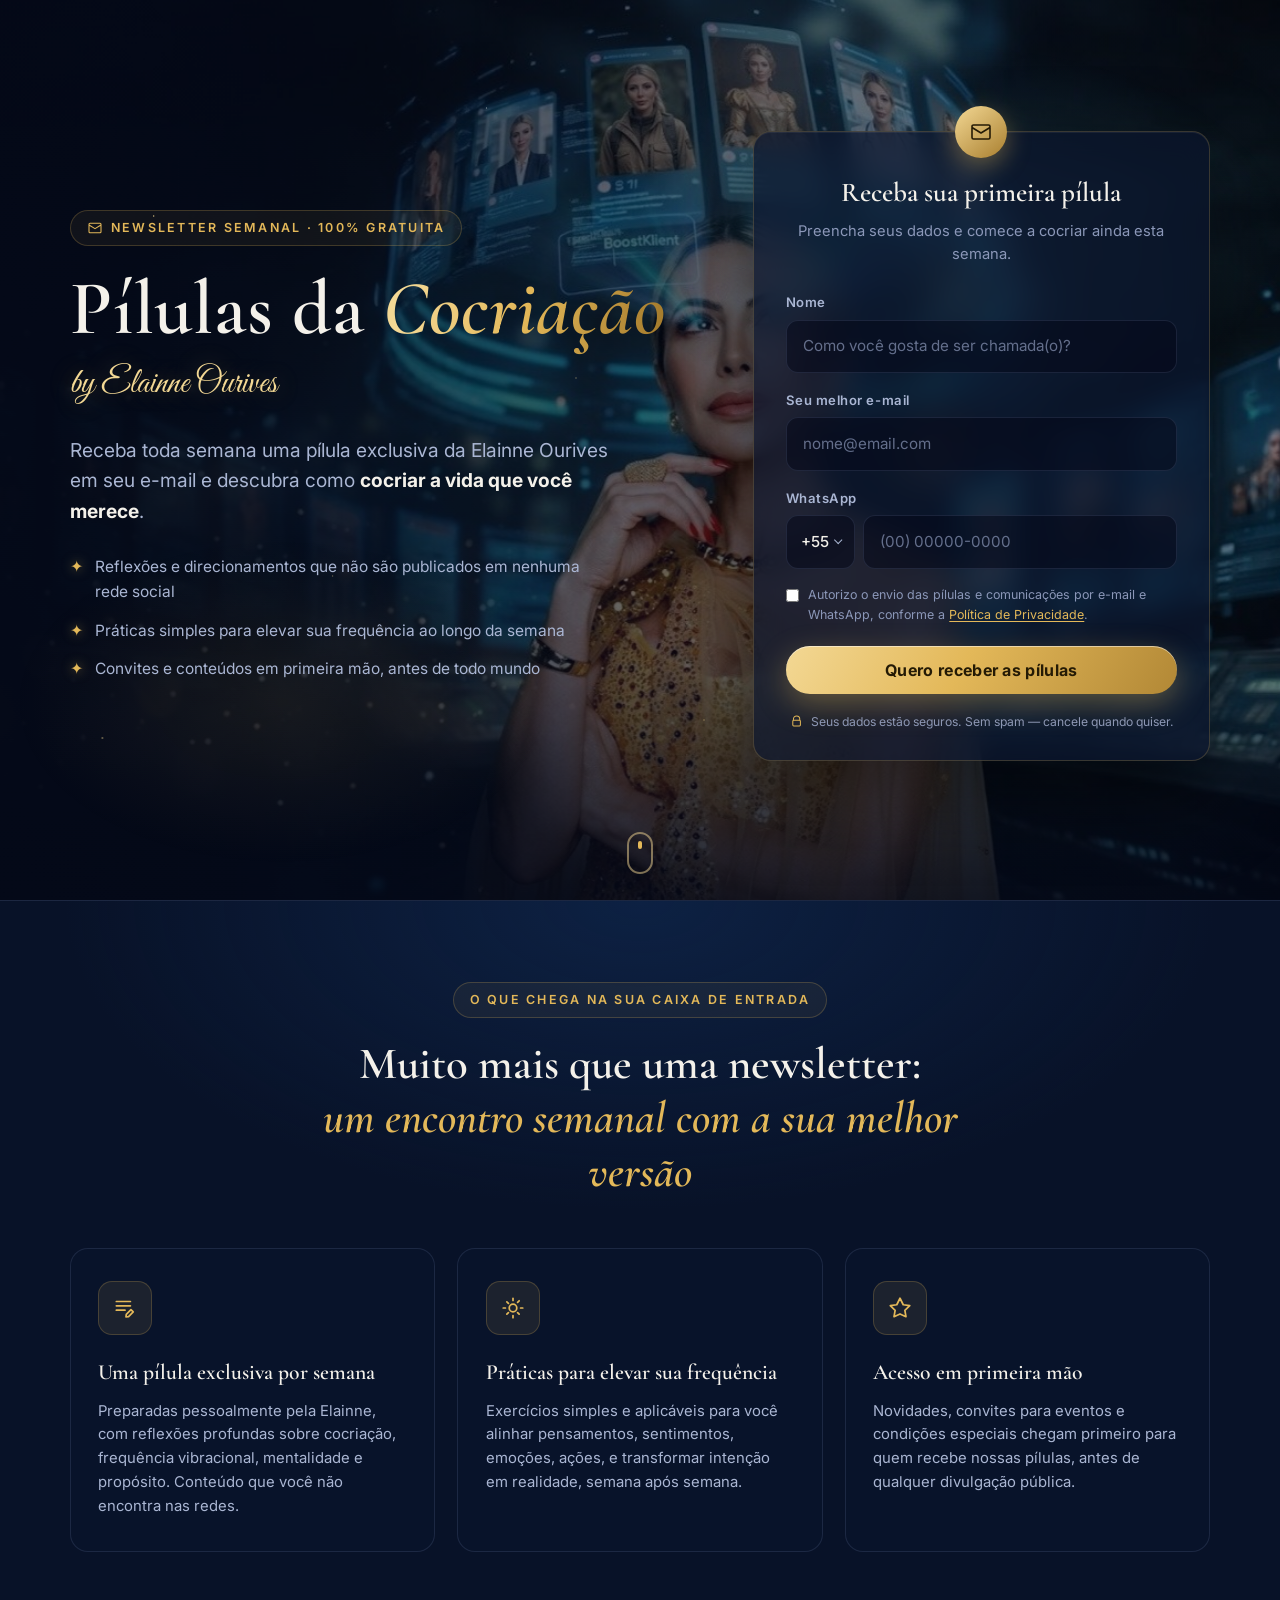
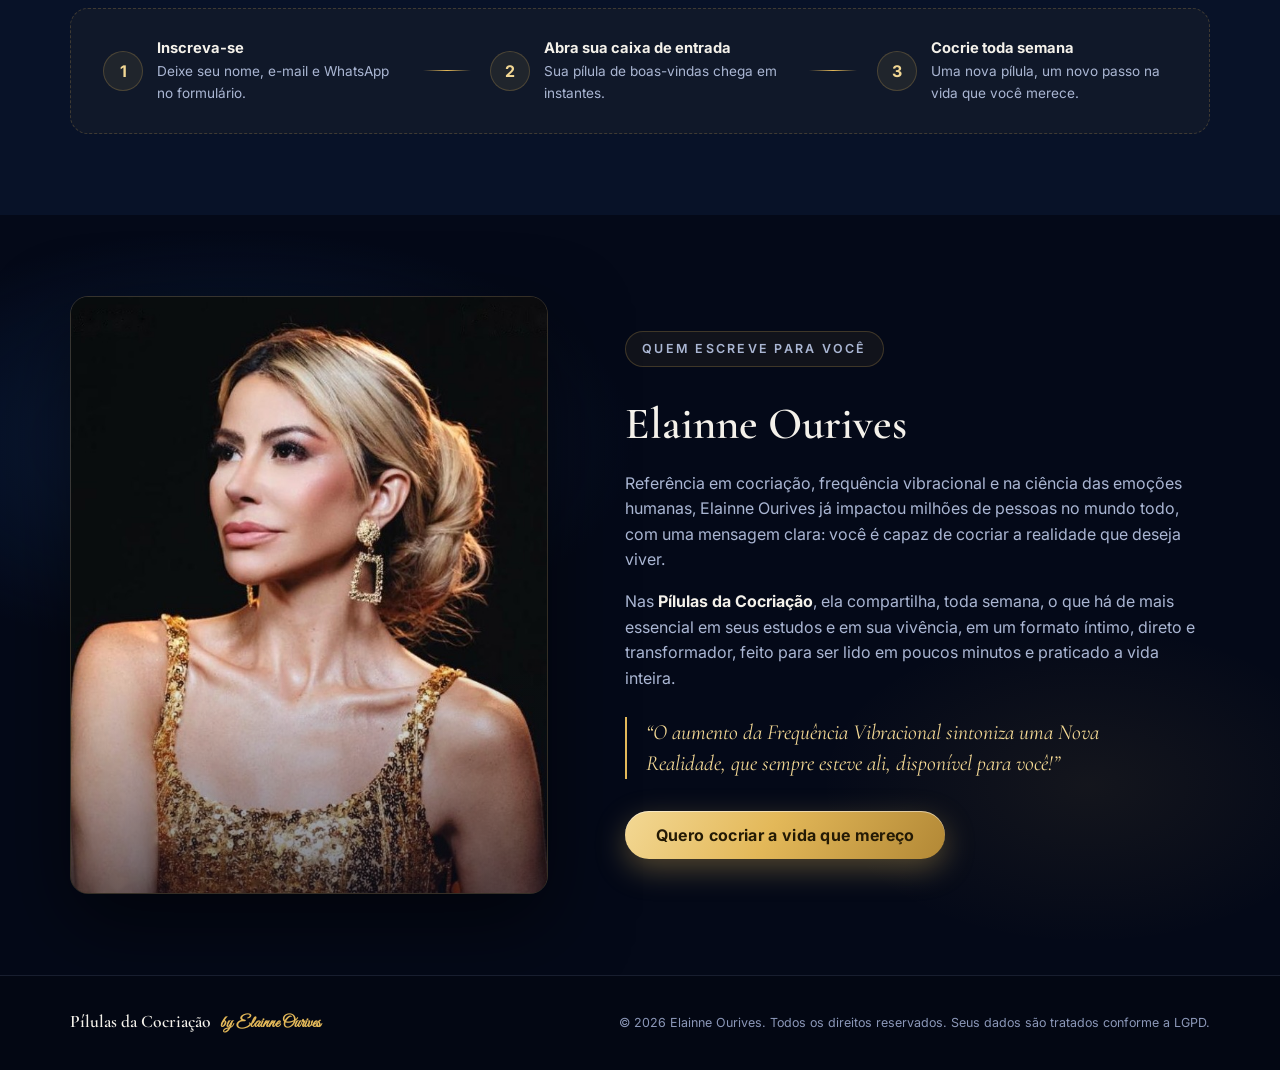
<file: index.html>
<!DOCTYPE html>
<html lang="pt-BR">
<head>
  <meta charset="UTF-8" />
  <meta name="viewport" content="width=device-width, initial-scale=1.0" />
  <title>Pílulas da Cocriação · by Elainne Ourives</title>
  <meta name="description" content="Receba toda semana uma pílula exclusiva da Elainne Ourives em seu e-mail e descubra como cocriar a vida que você merece. Inscreva-se gratuitamente." />

  <!-- Open Graph -->
  <meta property="og:title" content="Pílulas da Cocriação · by Elainne Ourives" />
  <meta property="og:description" content="Uma pílula exclusiva por semana, direto no seu e-mail, para você cocriar a vida que merece." />
  <meta property="og:type" content="website" />
  <meta property="og:image" content="assets/hero-desktop.jpg" />

  <link rel="icon" href="data:image/svg+xml,<svg xmlns='http://www.w3.org/2000/svg' viewBox='0 0 100 100'><text y='.9em' font-size='90'>✉️</text></svg>" />

  <!-- Fontes -->
  <link rel="preconnect" href="https://fonts.googleapis.com" />
  <link rel="preconnect" href="https://fonts.gstatic.com" crossorigin />
  <link href="https://fonts.googleapis.com/css2?family=Cormorant+Garamond:ital,wght@0,400;0,500;0,600;0,700;1,500&family=Great+Vibes&family=Inter:wght@400;500;600;700&display=swap" rel="stylesheet" />

  <link rel="stylesheet" href="css/styles.css?v=20261120" />
</head>
<body>

  <div class="scroll-progress" id="scroll-progress" aria-hidden="true"></div>

  <!-- ══════════════════ DOBRA 1 · HERO + FORMULÁRIO ══════════════════ -->
  <header class="hero" id="inicio">
    <div class="hero__bg" aria-hidden="true"></div>
    <div class="hero__stars" aria-hidden="true"></div>
    <div class="hero__glow" aria-hidden="true"></div>

    <div class="container hero__grid">

      <div class="hero__copy reveal reveal--left">
        <p class="eyebrow">
          <svg class="eyebrow__icon" viewBox="0 0 24 24" fill="none" aria-hidden="true">
            <path d="M3 7.5 12 13l9-5.5M4.5 5h15A1.5 1.5 0 0 1 21 6.5v11a1.5 1.5 0 0 1-1.5 1.5h-15A1.5 1.5 0 0 1 3 17.5v-11A1.5 1.5 0 0 1 4.5 5Z" stroke="currentColor" stroke-width="1.6" stroke-linecap="round" stroke-linejoin="round"/>
          </svg>
          Newsletter semanal &middot; 100% gratuita
        </p>

        <h1 class="hero__title">Pílulas da <em>Cocriação</em></h1>
        <p class="hero__signature">by Elainne Ourives</p>

        <p class="hero__lead">
          Receba toda semana uma pílula exclusiva da Elainne Ourives em seu
          e-mail e descubra como <strong>cocriar a vida que você merece</strong>.
        </p>

        <ul class="hero__benefits">
          <li class="reveal">
            <span class="check" aria-hidden="true">✦</span>
            Reflexões e direcionamentos que não são publicados em nenhuma rede social
          </li>
          <li class="reveal">
            <span class="check" aria-hidden="true">✦</span>
            Práticas simples para elevar sua frequência ao longo da semana
          </li>
          <li class="reveal">
            <span class="check" aria-hidden="true">✦</span>
            Convites e conteúdos em primeira mão, antes de todo mundo
          </li>
        </ul>
      </div>

      <div class="hero__form reveal reveal--right reveal--delay">
        <form id="lead-form" class="form-card" novalidate>
          <div class="form-card__seal" aria-hidden="true">
            <svg viewBox="0 0 24 24" fill="none">
              <path d="M3 7.5 12 13l9-5.5M4.5 5h15A1.5 1.5 0 0 1 21 6.5v11a1.5 1.5 0 0 1-1.5 1.5h-15A1.5 1.5 0 0 1 3 17.5v-11A1.5 1.5 0 0 1 4.5 5Z" stroke="currentColor" stroke-width="1.6" stroke-linecap="round" stroke-linejoin="round"/>
            </svg>
          </div>

          <h2 class="form-card__title">Receba sua primeira pílula</h2>
          <p class="form-card__subtitle">Preencha seus dados e comece a cocriar ainda esta semana.</p>

          <div class="field">
            <label for="nome">Nome</label>
            <input type="text" id="nome" name="nome" placeholder="Como você gosta de ser chamada(o)?" autocomplete="name" required />
            <span class="field__error" role="alert"></span>
          </div>

          <div class="field">
            <label for="email">Seu melhor e-mail</label>
            <input type="email" id="email" name="email" placeholder="nome@email.com" autocomplete="email" required />
            <span class="field__error" role="alert"></span>
          </div>

          <div class="field">
            <label for="telefone">WhatsApp</label>
            <div class="phone">
              <div class="phone__country">
                <span class="phone__ddi" id="ddi-display" aria-hidden="true">+55</span>
                <select id="pais" name="pais" aria-label="País do WhatsApp" autocomplete="tel-country-code">
                  <option value="BR" data-ddi="55" selected>Brasil (+55)</option>
                  <option value="PT" data-ddi="351">Portugal (+351)</option>
                  <option value="US" data-ddi="1">Estados Unidos (+1)</option>
                  <option value="DE" data-ddi="49">Alemanha (+49)</option>
                  <option value="AO" data-ddi="244">Angola (+244)</option>
                  <option value="AR" data-ddi="54">Argentina (+54)</option>
                  <option value="AU" data-ddi="61">Austrália (+61)</option>
                  <option value="BE" data-ddi="32">Bélgica (+32)</option>
                  <option value="BO" data-ddi="591">Bolívia (+591)</option>
                  <option value="CV" data-ddi="238">Cabo Verde (+238)</option>
                  <option value="CA" data-ddi="1">Canadá (+1)</option>
                  <option value="CL" data-ddi="56">Chile (+56)</option>
                  <option value="CO" data-ddi="57">Colômbia (+57)</option>
                  <option value="AE" data-ddi="971">Emirados Árabes (+971)</option>
                  <option value="EC" data-ddi="593">Equador (+593)</option>
                  <option value="ES" data-ddi="34">Espanha (+34)</option>
                  <option value="FR" data-ddi="33">França (+33)</option>
                  <option value="NL" data-ddi="31">Holanda (+31)</option>
                  <option value="IE" data-ddi="353">Irlanda (+353)</option>
                  <option value="IL" data-ddi="972">Israel (+972)</option>
                  <option value="IT" data-ddi="39">Itália (+39)</option>
                  <option value="JP" data-ddi="81">Japão (+81)</option>
                  <option value="LU" data-ddi="352">Luxemburgo (+352)</option>
                  <option value="MX" data-ddi="52">México (+52)</option>
                  <option value="MZ" data-ddi="258">Moçambique (+258)</option>
                  <option value="NZ" data-ddi="64">Nova Zelândia (+64)</option>
                  <option value="PY" data-ddi="595">Paraguai (+595)</option>
                  <option value="PE" data-ddi="51">Peru (+51)</option>
                  <option value="GB" data-ddi="44">Reino Unido (+44)</option>
                  <option value="SE" data-ddi="46">Suécia (+46)</option>
                  <option value="CH" data-ddi="41">Suíça (+41)</option>
                  <option value="UY" data-ddi="598">Uruguai (+598)</option>
                  <option value="VE" data-ddi="58">Venezuela (+58)</option>
                  <option value="OUTRO" data-ddi="">Outro país (digite o código)</option>
                </select>
              </div>
              <input type="tel" id="telefone" name="telefone" placeholder="(00) 00000-0000" autocomplete="tel" inputmode="tel" required />
            </div>
            <span class="field__error" role="alert"></span>
          </div>

          <!-- honeypot anti-spam: mantenha invisível -->
          <div class="hp-field" aria-hidden="true">
            <label for="website">Website</label>
            <input type="text" id="website" name="website" tabindex="-1" autocomplete="off" />
          </div>

          <label class="consent">
            <input type="checkbox" id="consent" name="consent" required />
            <span>
              Autorizo o envio das pílulas e comunicações por e-mail e WhatsApp,
              conforme a <a href="politica-de-privacidade.html" target="_blank" rel="noopener">Política de Privacidade</a>.
            </span>
          </label>

          <button type="submit" class="btn btn--gold" id="submit-btn">
            <span class="btn__label">Quero receber as pílulas</span>
            <span class="btn__loader" aria-hidden="true"></span>
          </button>

          <p class="form-card__note">
            <svg viewBox="0 0 24 24" fill="none" aria-hidden="true">
              <path d="M7 10V8a5 5 0 0 1 10 0v2m-9.5 0h9A1.5 1.5 0 0 1 18 11.5v6A1.5 1.5 0 0 1 16.5 19h-9A1.5 1.5 0 0 1 6 17.5v-6A1.5 1.5 0 0 1 7.5 10Z" stroke="currentColor" stroke-width="1.6" stroke-linecap="round" stroke-linejoin="round"/>
            </svg>
            Seus dados estão seguros. Sem spam — cancele quando quiser.
          </p>
        </form>

        <div class="form-success" id="form-success" hidden>
          <div class="form-success__icon" aria-hidden="true">✉</div>
          <h2>Sua primeira pílula está a caminho!</h2>
          <p>
            Confira sua caixa de entrada (e a aba de promoções) nos próximos
            minutos. Toda semana, uma nova pílula chega até você.
          </p>
        </div>
      </div>

    </div>

    <a class="hero__scroll" href="#conteudo" aria-label="Rolar para saber mais">
      <span></span>
    </a>
  </header>

  <!-- ══════════════════ DOBRA 2 · O QUE VOCÊ RECEBE ══════════════════ -->
  <main>
    <section class="section section--cards" id="conteudo">
      <div class="container">
        <p class="eyebrow eyebrow--center reveal">O que chega na sua caixa de entrada</p>
        <h2 class="section__title reveal">
          Muito mais que uma newsletter:<br />
          <em>um encontro semanal com a sua melhor versão</em>
        </h2>

        <div class="cards">
          <article class="card reveal">
            <div class="card__icon" aria-hidden="true">
              <svg viewBox="0 0 24 24" fill="none">
                <path d="M4 6h13M4 10h13M4 14h8" stroke="currentColor" stroke-width="1.6" stroke-linecap="round"/>
                <path d="m17.5 13.5 2.1 2.1-4.3 4.3-2.4.3.3-2.4 4.3-4.3Z" stroke="currentColor" stroke-width="1.6" stroke-linejoin="round"/>
              </svg>
            </div>
            <h3>Uma pílula exclusiva por semana</h3>
            <p>
              Preparadas pessoalmente pela Elainne, com reflexões profundas
              sobre cocriação, frequência vibracional, mentalidade e
              propósito. Conteúdo que você não encontra nas redes.
            </p>
          </article>

          <article class="card reveal">
            <div class="card__icon" aria-hidden="true">
              <svg viewBox="0 0 24 24" fill="none">
                <path d="M12 3v2m0 14v2m9-9h-2M5 12H3m14.66-6.66-1.42 1.42M7.76 16.24l-1.42 1.42m0-11.32 1.42 1.42m8.48 8.48 1.42 1.42" stroke="currentColor" stroke-width="1.6" stroke-linecap="round"/>
                <circle cx="12" cy="12" r="3.5" stroke="currentColor" stroke-width="1.6"/>
              </svg>
            </div>
            <h3>Práticas para elevar sua frequência</h3>
            <p>
              Exercícios simples e aplicáveis para você alinhar pensamentos,
              sentimentos, emoções, ações, e transformar intenção em
              realidade, semana após semana.
            </p>
          </article>

          <article class="card reveal">
            <div class="card__icon" aria-hidden="true">
              <svg viewBox="0 0 24 24" fill="none">
                <path d="M12 17.5 6.5 20l1-5.9L3 9.9l6-.9L12 3l3 6 6 .9-4.5 4.2 1 5.9L12 17.5Z" stroke="currentColor" stroke-width="1.6" stroke-linejoin="round"/>
              </svg>
            </div>
            <h3>Acesso em primeira mão</h3>
            <p>
              Novidades, convites para eventos e condições especiais chegam
              primeiro para quem recebe nossas pílulas, antes de qualquer
              divulgação pública.
            </p>
          </article>
        </div>

        <div class="steps reveal">
          <div class="step reveal">
            <span class="step__number">1</span>
            <p><strong>Inscreva-se</strong><br />Deixe seu nome, e-mail e WhatsApp no formulário.</p>
          </div>
          <div class="step__divider" aria-hidden="true"></div>
          <div class="step reveal">
            <span class="step__number">2</span>
            <p><strong>Abra sua caixa de entrada</strong><br />Sua pílula de boas-vindas chega em instantes.</p>
          </div>
          <div class="step__divider" aria-hidden="true"></div>
          <div class="step reveal">
            <span class="step__number">3</span>
            <p><strong>Cocrie toda semana</strong><br />Uma nova pílula, um novo passo na vida que você merece.</p>
          </div>
        </div>
      </div>
    </section>

    <!-- ══════════════════ DOBRA 3 · SOBRE + CTA FINAL ══════════════════ -->
    <section class="section section--about">
      <div class="section--about__glow" aria-hidden="true"></div>
      <div class="container about">
        <figure class="about__photo reveal">
          <img
            src="assets/elainne-retrato.jpg"
            alt="Elainne Ourives"
            loading="lazy"
            onerror="this.closest('figure').classList.add('about__photo--fallback')"
          />
          <div class="about__photo-fallback" aria-hidden="true">
            <span>E</span>
          </div>
        </figure>

        <div class="about__copy reveal reveal--delay">
          <p class="eyebrow">Quem escreve para você</p>
          <h2 class="section__title section__title--left">Elainne Ourives</h2>
          <p>
            Referência em cocriação, frequência vibracional e na ciência das
            emoções humanas, Elainne Ourives já impactou milhões de pessoas
            no mundo todo, com uma mensagem clara: você é capaz de cocriar a
            realidade que deseja viver.
          </p>
          <p>
            Nas <strong>Pílulas da Cocriação</strong>, ela compartilha, toda
            semana, o que há de mais essencial em seus estudos e em sua
            vivência, em um formato íntimo, direto e transformador, feito
            para ser lido em poucos minutos e praticado a vida inteira.
          </p>

          <blockquote class="about__quote">
            “O aumento da Frequência Vibracional sintoniza uma Nova
            Realidade, que sempre esteve ali, disponível para você!”
          </blockquote>

          <a href="#inicio" class="btn btn--gold btn--wide js-scroll-top">
            <span class="btn__label">Quero cocriar a vida que mereço</span>
          </a>
        </div>
      </div>
    </section>
  </main>

  <footer class="footer">
    <div class="container footer__inner">
      <p class="footer__brand">Pílulas da Cocriação <span>by Elainne Ourives</span></p>
      <p class="footer__legal">
        © <span id="year">2026</span> Elainne Ourives. Todos os direitos reservados.
        Seus dados são tratados conforme a LGPD.
      </p>
    </div>
  </footer>

  <script src="js/main.js?v=20261120"></script>
</body>
</html>
</file>
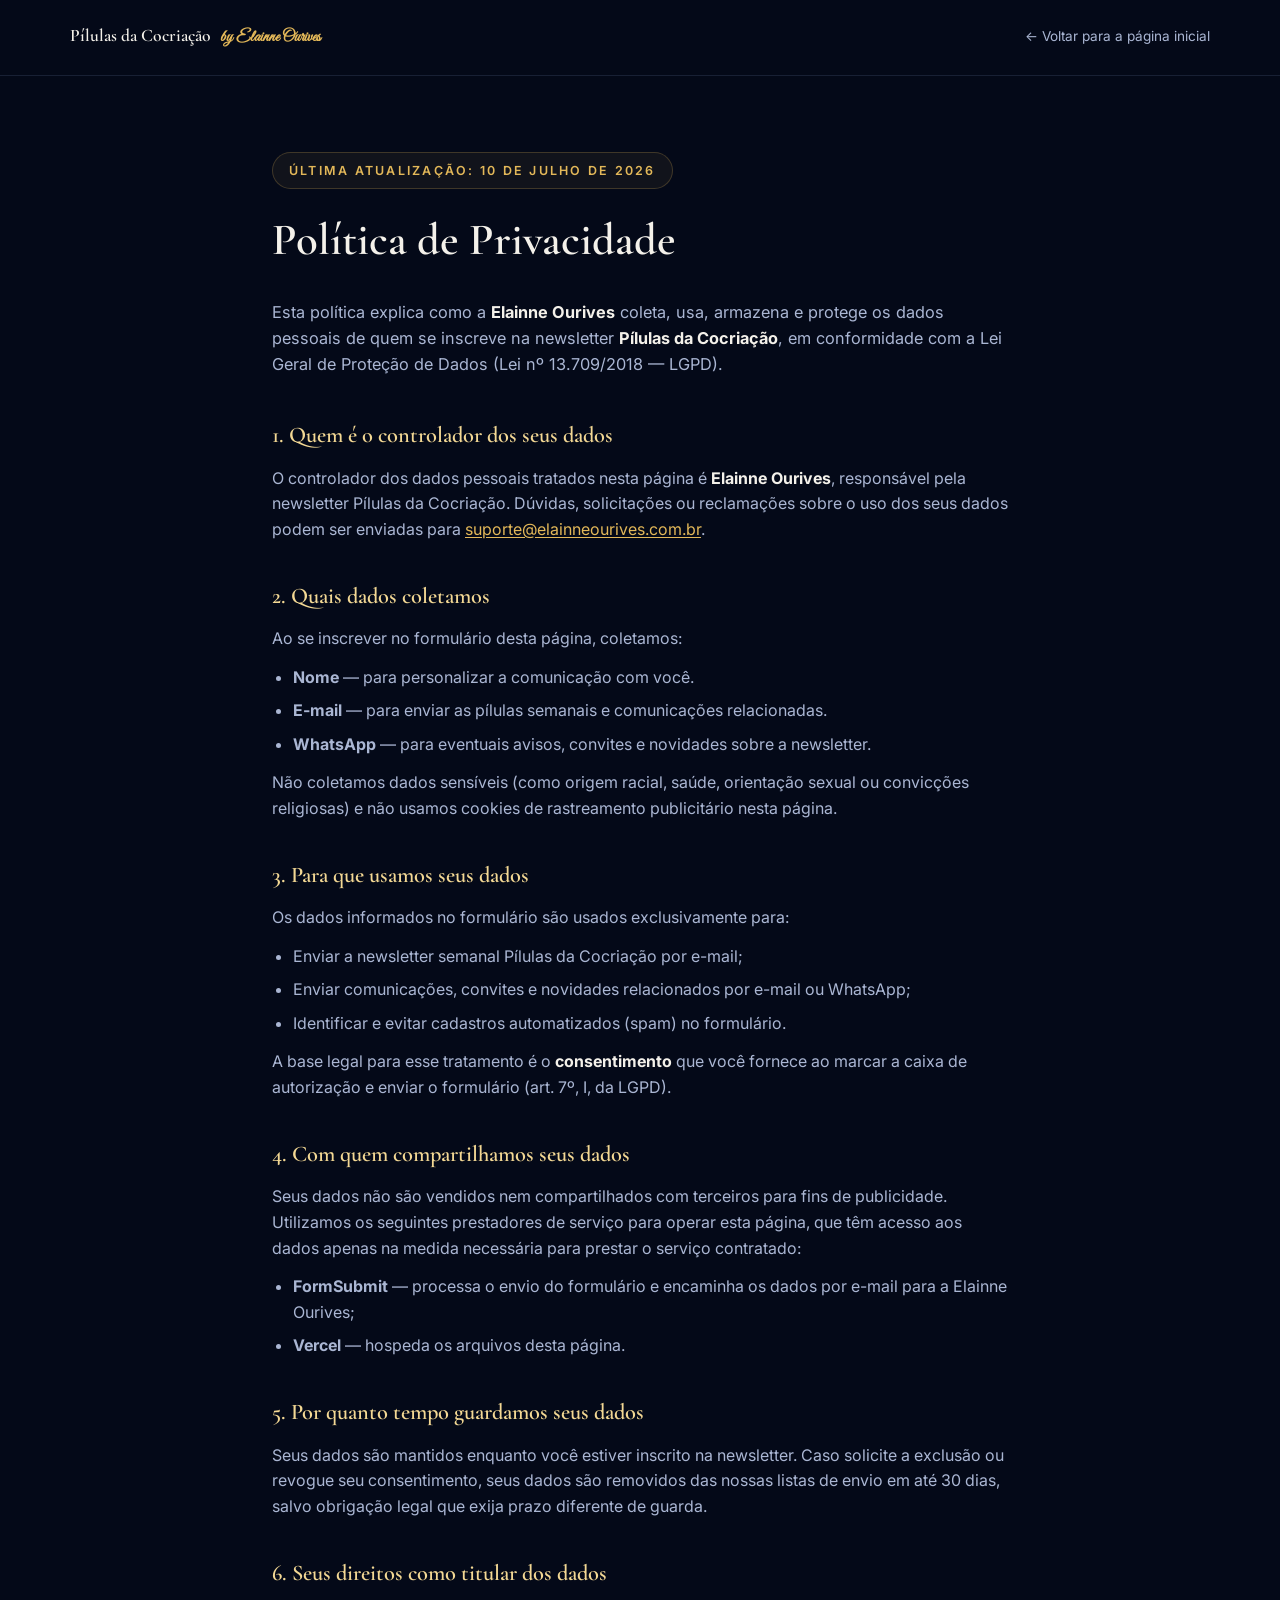
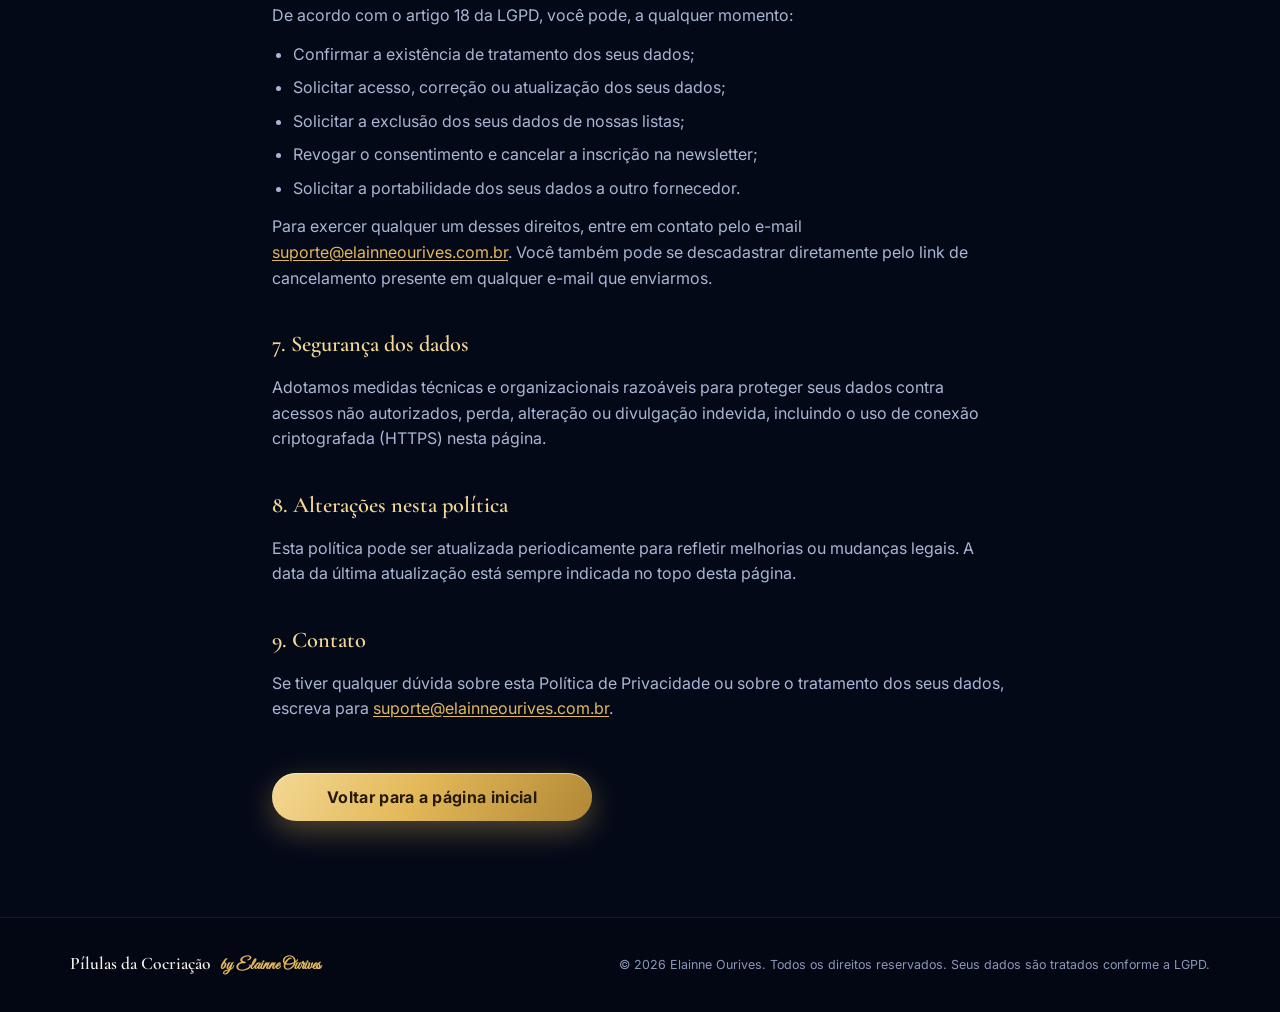
<file: politica-de-privacidade.html>
<!DOCTYPE html>
<html lang="pt-BR">
<head>
  <meta charset="UTF-8" />
  <meta name="viewport" content="width=device-width, initial-scale=1.0" />
  <title>Política de Privacidade · Pílulas da Cocriação</title>
  <meta name="description" content="Política de Privacidade da newsletter Pílulas da Cocriação, by Elainne Ourives." />
  <meta name="robots" content="noindex" />

  <link rel="icon" href="data:image/svg+xml,<svg xmlns='http://www.w3.org/2000/svg' viewBox='0 0 100 100'><text y='.9em' font-size='90'>✉️</text></svg>" />

  <link rel="preconnect" href="https://fonts.googleapis.com" />
  <link rel="preconnect" href="https://fonts.gstatic.com" crossorigin />
  <link href="https://fonts.googleapis.com/css2?family=Cormorant+Garamond:ital,wght@0,400;0,500;0,600;0,700;1,500&family=Great+Vibes&family=Inter:wght@400;500;600;700&display=swap" rel="stylesheet" />

  <link rel="stylesheet" href="css/styles.css?v=20261120" />
</head>
<body>

  <header class="policy-header">
    <div class="container policy-header__inner">
      <a href="index.html" class="policy-header__brand">
        Pílulas da Cocriação <span>by Elainne Ourives</span>
      </a>
      <a href="index.html" class="policy-header__back">← Voltar para a página inicial</a>
    </div>
  </header>

  <main class="policy">
    <div class="container policy__container">
      <p class="eyebrow">Última atualização: 10 de julho de 2026</p>
      <h1 class="policy__title">Política de Privacidade</h1>
      <p class="policy__intro">
        Esta política explica como a <strong>Elainne Ourives</strong> coleta, usa,
        armazena e protege os dados pessoais de quem se inscreve na newsletter
        <strong>Pílulas da Cocriação</strong>, em conformidade com a Lei Geral de
        Proteção de Dados (Lei nº 13.709/2018 — LGPD).
      </p>

      <section class="policy__section">
        <h2>1. Quem é o controlador dos seus dados</h2>
        <p>
          O controlador dos dados pessoais tratados nesta página é
          <strong>Elainne Ourives</strong>, responsável pela newsletter Pílulas
          da Cocriação. Dúvidas, solicitações ou reclamações sobre o uso dos
          seus dados podem ser enviadas para
          <a href="mailto:suporte@elainneourives.com.br">suporte@elainneourives.com.br</a>.
        </p>
      </section>

      <section class="policy__section">
        <h2>2. Quais dados coletamos</h2>
        <p>Ao se inscrever no formulário desta página, coletamos:</p>
        <ul>
          <li><strong>Nome</strong> — para personalizar a comunicação com você.</li>
          <li><strong>E-mail</strong> — para enviar as pílulas semanais e comunicações relacionadas.</li>
          <li><strong>WhatsApp</strong> — para eventuais avisos, convites e novidades sobre a newsletter.</li>
        </ul>
        <p>
          Não coletamos dados sensíveis (como origem racial, saúde, orientação
          sexual ou convicções religiosas) e não usamos cookies de rastreamento
          publicitário nesta página.
        </p>
      </section>

      <section class="policy__section">
        <h2>3. Para que usamos seus dados</h2>
        <p>Os dados informados no formulário são usados exclusivamente para:</p>
        <ul>
          <li>Enviar a newsletter semanal Pílulas da Cocriação por e-mail;</li>
          <li>Enviar comunicações, convites e novidades relacionados por e-mail ou WhatsApp;</li>
          <li>Identificar e evitar cadastros automatizados (spam) no formulário.</li>
        </ul>
        <p>
          A base legal para esse tratamento é o <strong>consentimento</strong>
          que você fornece ao marcar a caixa de autorização e enviar o
          formulário (art. 7º, I, da LGPD).
        </p>
      </section>

      <section class="policy__section">
        <h2>4. Com quem compartilhamos seus dados</h2>
        <p>
          Seus dados não são vendidos nem compartilhados com terceiros para
          fins de publicidade. Utilizamos os seguintes prestadores de serviço
          para operar esta página, que têm acesso aos dados apenas na medida
          necessária para prestar o serviço contratado:
        </p>
        <ul>
          <li>
            <strong>FormSubmit</strong> — processa o envio do formulário e
            encaminha os dados por e-mail para a Elainne Ourives;
          </li>
          <li>
            <strong>Vercel</strong> — hospeda os arquivos desta página.
          </li>
        </ul>
      </section>

      <section class="policy__section">
        <h2>5. Por quanto tempo guardamos seus dados</h2>
        <p>
          Seus dados são mantidos enquanto você estiver inscrito na
          newsletter. Caso solicite a exclusão ou revogue seu consentimento,
          seus dados são removidos das nossas listas de envio em até 30 dias,
          salvo obrigação legal que exija prazo diferente de guarda.
        </p>
      </section>

      <section class="policy__section">
        <h2>6. Seus direitos como titular dos dados</h2>
        <p>De acordo com o artigo 18 da LGPD, você pode, a qualquer momento:</p>
        <ul>
          <li>Confirmar a existência de tratamento dos seus dados;</li>
          <li>Solicitar acesso, correção ou atualização dos seus dados;</li>
          <li>Solicitar a exclusão dos seus dados de nossas listas;</li>
          <li>Revogar o consentimento e cancelar a inscrição na newsletter;</li>
          <li>Solicitar a portabilidade dos seus dados a outro fornecedor.</li>
        </ul>
        <p>
          Para exercer qualquer um desses direitos, entre em contato pelo
          e-mail <a href="mailto:suporte@elainneourives.com.br">suporte@elainneourives.com.br</a>.
          Você também pode se descadastrar diretamente pelo link de
          cancelamento presente em qualquer e-mail que enviarmos.
        </p>
      </section>

      <section class="policy__section">
        <h2>7. Segurança dos dados</h2>
        <p>
          Adotamos medidas técnicas e organizacionais razoáveis para proteger
          seus dados contra acessos não autorizados, perda, alteração ou
          divulgação indevida, incluindo o uso de conexão criptografada
          (HTTPS) nesta página.
        </p>
      </section>

      <section class="policy__section">
        <h2>8. Alterações nesta política</h2>
        <p>
          Esta política pode ser atualizada periodicamente para refletir
          melhorias ou mudanças legais. A data da última atualização está
          sempre indicada no topo desta página.
        </p>
      </section>

      <section class="policy__section">
        <h2>9. Contato</h2>
        <p>
          Se tiver qualquer dúvida sobre esta Política de Privacidade ou
          sobre o tratamento dos seus dados, escreva para
          <a href="mailto:suporte@elainneourives.com.br">suporte@elainneourives.com.br</a>.
        </p>
      </section>

      <a href="index.html" class="btn btn--gold btn--wide policy__cta">
        <span class="btn__label">Voltar para a página inicial</span>
      </a>
    </div>
  </main>

  <footer class="footer">
    <div class="container footer__inner">
      <p class="footer__brand">Pílulas da Cocriação <span>by Elainne Ourives</span></p>
      <p class="footer__legal">
        © <span id="year">2026</span> Elainne Ourives. Todos os direitos reservados.
        Seus dados são tratados conforme a LGPD.
      </p>
    </div>
  </footer>

  <script>
    document.getElementById("year").textContent = new Date().getFullYear();
  </script>
</body>
</html>
</file>
<file: css/styles.css>
/* ═══════════════════════════════════════════════════════════════
   Pílulas da Cocriação · by Elainne Ourives
   Paleta: céu cósmico profundo + dourado (inspirada nas fotos-chave)
   ═══════════════════════════════════════════════════════════════ */

:root {
  --bg-deep: #040918;
  --bg-navy: #081228;
  --bg-card: rgba(10, 20, 44, 0.72);
  --line: rgba(227, 184, 89, 0.22);
  --line-soft: rgba(148, 170, 215, 0.14);

  --gold: #e3b859;
  --gold-light: #f3d894;
  --gold-deep: #a97f2f;
  --cyan: #6fd6ff;

  --text: #f4f1ea;
  --text-muted: #aab6d3;
  --text-soft: #8b97b8;

  --font-display: "Cormorant Garamond", Georgia, serif;
  --font-script: "Great Vibes", cursive;
  --font-body: "Inter", -apple-system, BlinkMacSystemFont, "Segoe UI", sans-serif;

  --radius: 18px;
  --container: 1140px;
}

*,
*::before,
*::after {
  box-sizing: border-box;
  margin: 0;
  padding: 0;
}

html {
  scroll-behavior: smooth;
}

body {
  font-family: var(--font-body);
  background: var(--bg-deep);
  color: var(--text);
  line-height: 1.6;
  -webkit-font-smoothing: antialiased;
  overflow-x: hidden;
}

img {
  max-width: 100%;
  display: block;
}

.container {
  width: min(var(--container), 100% - 2.5rem);
  margin-inline: auto;
}

/* ── Eyebrow / etiquetas ─────────────────────────────────────── */
.eyebrow {
  display: inline-flex;
  align-items: center;
  gap: 0.5rem;
  font-size: 0.78rem;
  font-weight: 600;
  letter-spacing: 0.18em;
  text-transform: uppercase;
  color: var(--gold);
  border: 1px solid var(--line);
  border-radius: 999px;
  padding: 0.45rem 1rem;
  background: rgba(227, 184, 89, 0.06);
}

.eyebrow__icon {
  width: 1rem;
  height: 1rem;
}

.eyebrow--center {
  display: table;
  margin: 0 auto 1.25rem;
}

/* ── Barra de progresso de rolagem ───────────────────────────── */
.scroll-progress {
  position: fixed;
  top: 0;
  left: 0;
  width: 0%;
  height: 3px;
  background: linear-gradient(90deg, var(--gold-deep), var(--gold-light));
  box-shadow: 0 0 10px rgba(227, 184, 89, 0.6);
  z-index: 999;
  transition: width 0.1s linear;
}

@media (prefers-reduced-motion: reduce) {
  .scroll-progress {
    transition: none;
  }
}

/* ═══════════════════ DOBRA 1 · HERO ═══════════════════ */
.hero {
  position: relative;
  min-height: 100svh;
  display: flex;
  flex-direction: column;
  justify-content: center;
  padding: clamp(4rem, 8vh, 6rem) 0 5rem;
  isolation: isolate;
  overflow: hidden;
}

/* Foto principal (assets/hero-desktop.jpg). Sem a foto, os
   gradientes abaixo garantem o mesmo clima cósmico. */
.hero__bg {
  position: absolute;
  inset: 0;
  z-index: -3;
  background:
    linear-gradient(90deg, rgba(4, 9, 24, 0.96) 8%, rgba(4, 9, 24, 0.55) 46%, rgba(4, 9, 24, 0.35) 100%),
    linear-gradient(0deg, rgba(4, 9, 24, 0.9) 0%, rgba(4, 9, 24, 0.15) 30%),
    url("../assets/hero-desktop.jpg") center right / cover no-repeat,
    radial-gradient(120% 90% at 78% 30%, #12305e 0%, #0a1a3c 38%, var(--bg-deep) 78%);
  scale: 1.12;
  will-change: transform;
}

/* Névoa/brilho holográfico azul, como nas fotos de referência */
.hero__glow {
  position: absolute;
  inset: 0;
  z-index: -2;
  background:
    radial-gradient(38% 30% at 74% 26%, rgba(111, 214, 255, 0.16), transparent 70%),
    radial-gradient(30% 26% at 22% 78%, rgba(227, 184, 89, 0.08), transparent 70%);
  pointer-events: none;
}

/* Partículas douradas (bokeh) em CSS puro */
.hero__stars {
  position: absolute;
  inset: 0;
  z-index: -1;
  pointer-events: none;
  background-image:
    radial-gradient(2px 2px at 12% 24%, rgba(243, 216, 148, 0.9), transparent 60%),
    radial-gradient(1.5px 1.5px at 26% 64%, rgba(243, 216, 148, 0.7), transparent 60%),
    radial-gradient(2.5px 2.5px at 8% 82%, rgba(243, 216, 148, 0.55), transparent 60%),
    radial-gradient(1.5px 1.5px at 38% 12%, rgba(255, 255, 255, 0.65), transparent 60%),
    radial-gradient(2px 2px at 55% 80%, rgba(243, 216, 148, 0.5), transparent 60%),
    radial-gradient(1.5px 1.5px at 67% 18%, rgba(255, 255, 255, 0.5), transparent 60%),
    radial-gradient(2px 2px at 84% 66%, rgba(243, 216, 148, 0.6), transparent 60%),
    radial-gradient(1.5px 1.5px at 92% 34%, rgba(255, 255, 255, 0.45), transparent 60%),
    radial-gradient(2.5px 2.5px at 45% 42%, rgba(243, 216, 148, 0.35), transparent 60%);
  animation: twinkle 6s ease-in-out infinite alternate;
}

@keyframes twinkle {
  from { opacity: 0.55; }
  to   { opacity: 1; }
}

.hero__grid {
  display: grid;
  grid-template-columns: 1.15fr 0.85fr;
  gap: clamp(2rem, 5vw, 4.5rem);
  align-items: center;
}

.hero__title {
  font-family: var(--font-display);
  font-weight: 600;
  font-size: clamp(2.8rem, 6.5vw, 4.8rem);
  line-height: 1.05;
  margin-top: 1.4rem;
  letter-spacing: 0.01em;
}

.hero__title em {
  font-style: italic;
  background: linear-gradient(100deg, var(--gold-light) 10%, var(--gold) 50%, var(--gold-deep) 95%);
  -webkit-background-clip: text;
  background-clip: text;
  color: transparent;
}

.hero__signature {
  font-family: var(--font-script);
  font-size: clamp(1.6rem, 3vw, 2.2rem);
  color: var(--gold-light);
  margin-top: 0.4rem;
  text-shadow: 0 0 24px rgba(227, 184, 89, 0.35);
}

.hero__lead {
  font-size: clamp(1.05rem, 1.6vw, 1.2rem);
  color: var(--text-muted);
  max-width: 34rem;
  margin-top: 1.4rem;
}

.hero__lead strong {
  color: var(--text);
}

.hero__benefits {
  list-style: none;
  margin-top: 1.8rem;
  display: grid;
  gap: 0.85rem;
  max-width: 32rem;
}

.hero__benefits li {
  display: flex;
  gap: 0.75rem;
  align-items: flex-start;
  color: var(--text-muted);
  font-size: 0.97rem;
}

.check {
  color: var(--gold);
  flex-shrink: 0;
  line-height: 1.5;
  filter: drop-shadow(0 0 6px rgba(227, 184, 89, 0.6));
}

/* ── Cartão do formulário ────────────────────────────────────── */
.form-card {
  position: relative;
  background: var(--bg-card);
  border: 1px solid var(--line);
  border-radius: var(--radius);
  padding: 2.4rem 2rem 1.8rem;
  backdrop-filter: blur(14px);
  -webkit-backdrop-filter: blur(14px);
  box-shadow:
    0 30px 80px rgba(0, 0, 0, 0.5),
    inset 0 1px 0 rgba(255, 255, 255, 0.06);
}

.form-card__seal {
  position: absolute;
  top: -26px;
  left: 50%;
  translate: -50% 0;
  width: 52px;
  height: 52px;
  display: grid;
  place-items: center;
  border-radius: 50%;
  background: linear-gradient(140deg, var(--gold-light), var(--gold-deep));
  color: #241a05;
  box-shadow: 0 8px 24px rgba(227, 184, 89, 0.4);
}

.form-card__seal svg {
  width: 24px;
  height: 24px;
}

.form-card__title {
  font-family: var(--font-display);
  font-size: 1.7rem;
  font-weight: 600;
  text-align: center;
}

.form-card__subtitle {
  text-align: center;
  color: var(--text-soft);
  font-size: 0.92rem;
  margin: 0.35rem 0 1.6rem;
}

.field {
  margin-bottom: 1.05rem;
}

.field label {
  display: block;
  font-size: 0.82rem;
  font-weight: 600;
  letter-spacing: 0.04em;
  color: var(--text-muted);
  margin-bottom: 0.4rem;
}

.field input {
  width: 100%;
  padding: 0.85rem 1rem;
  font: inherit;
  font-size: 0.95rem;
  color: var(--text);
  background: rgba(4, 9, 24, 0.55);
  border: 1px solid var(--line-soft);
  border-radius: 12px;
  outline: none;
  transition: border-color 0.25s, box-shadow 0.25s;
}

.field input::placeholder {
  color: var(--text-soft);
  opacity: 0.7;
}

.field input:focus-visible {
  border-color: var(--gold);
  box-shadow: 0 0 0 3px rgba(227, 184, 89, 0.18);
}

.field.field--invalid input {
  border-color: #e46a6a;
  box-shadow: 0 0 0 3px rgba(228, 106, 106, 0.15);
}

/* Telefone: seletor de país (DDI) + número */
.phone {
  display: flex;
  gap: 0.5rem;
}

.phone input {
  flex: 1;
  min-width: 0;
}

.phone__country {
  position: relative;
  flex: 0 0 auto;
  display: flex;
  align-items: center;
  gap: 0.35rem;
  padding: 0 0.8rem 0 0.9rem;
  font-size: 0.95rem;
  font-weight: 500;
  color: var(--text);
  background: rgba(4, 9, 24, 0.55);
  border: 1px solid var(--line-soft);
  border-radius: 12px;
  transition: border-color 0.25s, box-shadow 0.25s;
}

.phone__country::after {
  content: "";
  width: 0.4rem;
  height: 0.4rem;
  margin-top: -0.2rem;
  border-right: 1.5px solid var(--text-muted);
  border-bottom: 1.5px solid var(--text-muted);
  transform: rotate(45deg);
}

/* select nativo transparente por cima: mantém teclado, leitor de tela
   e a lista nativa do celular, mostrando só o código (+55) fechado */
.phone__country select {
  position: absolute;
  inset: 0;
  width: 100%;
  height: 100%;
  opacity: 0;
  cursor: pointer;
  font-size: 16px;
}

.phone__country select option {
  color: #111;
}

.phone__country:focus-within {
  border-color: var(--gold);
  box-shadow: 0 0 0 3px rgba(227, 184, 89, 0.18);
}

.field__error {
  display: none;
  font-size: 0.78rem;
  color: #ff9d9d;
  margin-top: 0.35rem;
}

.field--invalid .field__error {
  display: block;
}

/* honeypot: fora da tela, invisível para humanos */
.hp-field {
  position: absolute;
  left: -9999px;
  width: 1px;
  height: 1px;
  overflow: hidden;
}

.consent {
  display: flex;
  gap: 0.6rem;
  align-items: flex-start;
  font-size: 0.78rem;
  color: var(--text-soft);
  margin: 0.35rem 0 1.3rem;
  cursor: pointer;
}

.consent input {
  margin-top: 0.2rem;
  accent-color: var(--gold);
  flex-shrink: 0;
}

.consent a {
  color: var(--gold);
  text-decoration: underline;
  text-underline-offset: 2px;
}

.consent.consent--invalid span {
  color: #ff9d9d;
}

/* ── Botões ──────────────────────────────────────────────────── */
.btn {
  position: relative;
  display: inline-flex;
  align-items: center;
  justify-content: center;
  gap: 0.6rem;
  width: 100%;
  padding: 1rem 1.6rem;
  font: 700 1rem/1 var(--font-body);
  letter-spacing: 0.02em;
  border: none;
  border-radius: 999px;
  cursor: pointer;
  text-decoration: none;
  text-align: center;
  transition: transform 0.2s ease, box-shadow 0.2s ease, filter 0.2s ease;
}

.btn--gold {
  color: #241a05;
  background: linear-gradient(120deg, var(--gold-light) 0%, var(--gold) 45%, var(--gold-deep) 110%);
  box-shadow:
    0 10px 30px rgba(227, 184, 89, 0.35),
    inset 0 1px 0 rgba(255, 255, 255, 0.5);
  overflow: hidden;
}

.btn--gold::after {
  content: "";
  position: absolute;
  top: 0;
  left: -60%;
  width: 40%;
  height: 100%;
  background: linear-gradient(120deg, transparent, rgba(255, 255, 255, 0.65), transparent);
  transform: skewX(-20deg);
  transition: left 0.7s cubic-bezier(0.16, 1, 0.3, 1);
  pointer-events: none;
}

.btn--gold:hover::after {
  left: 130%;
}

.btn--gold:hover {
  transform: translateY(-2px);
  filter: brightness(1.06);
  box-shadow: 0 14px 38px rgba(227, 184, 89, 0.45);
}

.btn--gold:active {
  transform: translateY(0);
  scale: 0.97;
}

.btn--gold:focus-visible {
  outline: 3px solid rgba(243, 216, 148, 0.7);
  outline-offset: 3px;
}

.btn--wide {
  width: auto;
  min-width: 20rem;
}

.btn__loader {
  display: none;
  width: 1.05rem;
  height: 1.05rem;
  border: 2.5px solid rgba(36, 26, 5, 0.3);
  border-top-color: #241a05;
  border-radius: 50%;
  animation: spin 0.7s linear infinite;
}

.btn.is-loading .btn__label { opacity: 0.55; }
.btn.is-loading .btn__loader { display: inline-block; }
.btn.is-loading { pointer-events: none; }

@keyframes spin {
  to { rotate: 360deg; }
}

.form-card__note {
  display: flex;
  align-items: center;
  justify-content: center;
  gap: 0.45rem;
  font-size: 0.76rem;
  color: var(--text-soft);
  margin-top: 1.1rem;
}

.form-card__note svg {
  width: 0.95rem;
  height: 0.95rem;
  flex-shrink: 0;
  color: var(--gold);
}

/* ── Sucesso ─────────────────────────────────────────────────── */
.form-success {
  background: var(--bg-card);
  border: 1px solid var(--line);
  border-radius: var(--radius);
  padding: 3rem 2rem;
  text-align: center;
  backdrop-filter: blur(14px);
  box-shadow: 0 30px 80px rgba(0, 0, 0, 0.5);
  animation: pop-in 0.5s cubic-bezier(0.2, 0.9, 0.3, 1.2);
}

@keyframes pop-in {
  from { opacity: 0; scale: 0.92; }
  to   { opacity: 1; scale: 1; }
}

.form-success__icon {
  width: 64px;
  height: 64px;
  margin: 0 auto 1.2rem;
  display: grid;
  place-items: center;
  font-size: 1.8rem;
  border-radius: 50%;
  color: #241a05;
  background: linear-gradient(140deg, var(--gold-light), var(--gold-deep));
  box-shadow: 0 10px 30px rgba(227, 184, 89, 0.45);
}

.form-success h2 {
  font-family: var(--font-display);
  font-size: 1.6rem;
  font-weight: 600;
}

.form-success p {
  color: var(--text-muted);
  font-size: 0.95rem;
  margin-top: 0.6rem;
}

/* ── Indicador de scroll ─────────────────────────────────────── */
.hero__scroll {
  position: absolute;
  bottom: 1.6rem;
  left: 50%;
  translate: -50% 0;
  width: 26px;
  height: 42px;
  border: 2px solid rgba(243, 216, 148, 0.5);
  border-radius: 999px;
  display: flex;
  justify-content: center;
  padding-top: 7px;
}

.hero__scroll span {
  width: 4px;
  height: 8px;
  border-radius: 999px;
  background: var(--gold);
  animation: scroll-hint 1.8s ease-in-out infinite;
}

@keyframes scroll-hint {
  0%, 100% { translate: 0 0; opacity: 1; }
  60%      { translate: 0 10px; opacity: 0.2; }
}

/* ═══════════════════ DOBRA 2 · CARDS ═══════════════════ */
.section {
  padding: clamp(4.5rem, 9vh, 7rem) 0;
}

.section--cards {
  background:
    radial-gradient(60% 45% at 50% 0%, rgba(18, 48, 94, 0.5), transparent 75%),
    var(--bg-navy);
  border-top: 1px solid var(--line-soft);
}

.section__title {
  font-family: var(--font-display);
  font-weight: 600;
  font-size: clamp(1.9rem, 4vw, 2.8rem);
  line-height: 1.2;
  text-align: center;
  max-width: 46rem;
  margin: 0 auto;
}

.section__title em {
  font-style: italic;
  color: var(--gold);
}

.section__title--left {
  text-align: left;
  margin: 0.9rem 0 1.2rem;
}

.cards {
  display: grid;
  grid-template-columns: repeat(3, 1fr);
  gap: 1.4rem;
  margin-top: 3rem;
}

.card {
  position: relative;
  overflow: hidden;
  background: rgba(10, 20, 44, 0.55);
  border: 1px solid var(--line-soft);
  border-radius: var(--radius);
  padding: 2rem 1.7rem;
  transition: transform 0.3s ease, border-color 0.3s ease, box-shadow 0.3s ease;
}

.card::before {
  content: "";
  position: absolute;
  inset: 0;
  z-index: -1;
  background: radial-gradient(280px circle at var(--mx, 50%) var(--my, 50%), rgba(227, 184, 89, 0.14), transparent 60%);
  opacity: 0;
  transition: opacity 0.4s ease;
  pointer-events: none;
}

.card:hover::before {
  opacity: 1;
}

.card:hover {
  transform: translateY(-6px);
  border-color: var(--line);
  box-shadow: 0 24px 50px rgba(0, 0, 0, 0.35);
}

.card__icon {
  width: 54px;
  height: 54px;
  display: grid;
  place-items: center;
  border-radius: 14px;
  color: var(--gold);
  background: rgba(227, 184, 89, 0.09);
  border: 1px solid var(--line);
  margin-bottom: 1.3rem;
}

.card__icon svg {
  width: 26px;
  height: 26px;
}

.card h3 {
  font-family: var(--font-display);
  font-size: 1.35rem;
  font-weight: 600;
  margin-bottom: 0.6rem;
}

.card p {
  color: var(--text-muted);
  font-size: 0.93rem;
}

/* ── Passos ──────────────────────────────────────────────────── */
.steps {
  display: flex;
  align-items: center;
  gap: 1.2rem;
  margin-top: 3.5rem;
  padding: 1.8rem 2rem;
  border: 1px dashed var(--line);
  border-radius: var(--radius);
  background: rgba(227, 184, 89, 0.04);
}

.step {
  display: flex;
  align-items: center;
  gap: 0.9rem;
  flex: 1;
}

.step p {
  font-size: 0.85rem;
  color: var(--text-muted);
}

.step strong {
  color: var(--text);
  font-size: 0.92rem;
}

.step__number {
  flex-shrink: 0;
  width: 40px;
  height: 40px;
  display: grid;
  place-items: center;
  font: 700 1rem var(--font-body);
  color: var(--gold-light);
  border: 1px solid var(--line);
  border-radius: 50%;
  background: rgba(227, 184, 89, 0.08);
}

.step__divider {
  width: 48px;
  height: 1px;
  background: linear-gradient(90deg, transparent, var(--gold), transparent);
  flex-shrink: 0;
}

/* ═══════════════════ DOBRA 3 · SOBRE ═══════════════════ */
.section--about {
  position: relative;
  background: var(--bg-deep);
  overflow: hidden;
}

.section--about__glow {
  position: absolute;
  inset: 0;
  background:
    radial-gradient(45% 40% at 18% 30%, rgba(18, 48, 94, 0.55), transparent 70%),
    radial-gradient(30% 30% at 85% 75%, rgba(227, 184, 89, 0.07), transparent 70%);
  pointer-events: none;
}

.about {
  position: relative;
  display: grid;
  grid-template-columns: 0.9fr 1.1fr;
  gap: clamp(2.5rem, 6vw, 5rem);
  align-items: center;
}

.about__photo {
  position: relative;
  border-radius: var(--radius);
  overflow: hidden;
  aspect-ratio: 4 / 5;
  border: 1px solid var(--line);
  box-shadow: 0 30px 80px rgba(0, 0, 0, 0.55);
}

.about__photo img {
  width: 100%;
  height: 100%;
  object-fit: cover;
  object-position: top center;
}

.about__photo::after {
  content: "";
  position: absolute;
  inset: 0;
  background: linear-gradient(0deg, rgba(4, 9, 24, 0.55) 0%, transparent 40%);
  pointer-events: none;
}

/* Fallback elegante enquanto a foto não é adicionada em /assets */
.about__photo-fallback {
  display: none;
  position: absolute;
  inset: 0;
  place-items: center;
  background:
    radial-gradient(80% 70% at 60% 30%, #12305e 0%, #0a1a3c 55%, var(--bg-deep) 100%);
}

.about__photo-fallback span {
  font-family: var(--font-script);
  font-size: 8rem;
  color: var(--gold);
  text-shadow: 0 0 40px rgba(227, 184, 89, 0.5);
}

.about__photo--fallback img { display: none; }
.about__photo--fallback .about__photo-fallback { display: grid; }

.about__copy p {
  color: var(--text-muted);
  margin-bottom: 1rem;
  max-width: 36rem;
}

.about__copy p strong {
  color: var(--text);
}

.about__quote {
  font-family: var(--font-display);
  font-style: italic;
  font-size: 1.35rem;
  line-height: 1.45;
  color: var(--gold-light);
  border-left: 2px solid var(--gold);
  padding-left: 1.2rem;
  margin: 1.6rem 0 2rem;
  max-width: 32rem;
}

/* ═══════════════════ PÁGINA · POLÍTICA DE PRIVACIDADE ═══════════════════ */
.policy-header {
  border-bottom: 1px solid var(--line-soft);
  background: var(--bg-deep);
  padding: 1.4rem 0;
}

.policy-header__inner {
  display: flex;
  align-items: center;
  justify-content: space-between;
  gap: 1rem;
  flex-wrap: wrap;
}

.policy-header__brand {
  font-family: var(--font-display);
  font-size: 1.1rem;
  font-weight: 600;
  color: var(--text);
  text-decoration: none;
}

.policy-header__brand span {
  font-family: var(--font-script);
  color: var(--gold);
  font-size: 1.05rem;
  margin-left: 0.3rem;
}

.policy-header__back {
  font-size: 0.85rem;
  color: var(--text-muted);
  text-decoration: none;
  border-bottom: 1px solid transparent;
  transition: border-color 0.2s ease, color 0.2s ease;
}

.policy-header__back:hover {
  color: var(--gold-light);
  border-color: var(--gold-light);
}

.policy {
  background: var(--bg-deep);
  padding: clamp(3rem, 6vw, 5rem) 0 clamp(4rem, 8vw, 6rem);
  min-height: 60vh;
}

.policy__container {
  max-width: 46rem;
}

.policy__title {
  font-family: var(--font-display);
  font-weight: 600;
  font-size: clamp(2rem, 4vw, 2.8rem);
  margin: 1rem 0 1.4rem;
}

.policy__intro {
  color: var(--text-muted);
  font-size: 1.02rem;
  margin-bottom: 2.5rem;
}

.policy__intro strong {
  color: var(--text);
}

.policy__section {
  margin-bottom: 2.2rem;
}

.policy__section h2 {
  font-family: var(--font-display);
  font-weight: 600;
  font-size: 1.4rem;
  color: var(--gold-light);
  margin-bottom: 0.8rem;
}

.policy__section p {
  color: var(--text-muted);
  margin-bottom: 0.8rem;
}

.policy__section p strong {
  color: var(--text);
}

.policy__section ul {
  color: var(--text-muted);
  padding-left: 1.3rem;
  margin-bottom: 0.8rem;
  display: grid;
  gap: 0.5rem;
}

.policy__section a {
  color: var(--gold);
  text-decoration: underline;
  text-underline-offset: 2px;
}

.policy__cta {
  max-width: 24rem;
  margin-top: 1rem;
}

@media (max-width: 640px) {
  .policy-header__inner {
    flex-direction: column;
    align-items: flex-start;
    gap: 0.6rem;
  }

  .policy__cta {
    max-width: none;
    width: 100%;
  }
}

/* ═══════════════════ FOOTER ═══════════════════ */
.footer {
  border-top: 1px solid var(--line-soft);
  padding: 2rem 0;
  background: #030713;
}

.footer__inner {
  display: flex;
  align-items: center;
  justify-content: space-between;
  gap: 1rem;
  flex-wrap: wrap;
}

.footer__brand {
  font-family: var(--font-display);
  font-size: 1.1rem;
  font-weight: 600;
}

.footer__brand span {
  font-family: var(--font-script);
  color: var(--gold);
  font-size: 1.05rem;
  margin-left: 0.3rem;
}

.footer__legal {
  font-size: 0.78rem;
  color: var(--text-soft);
}

/* ═══════════════════ ANIMAÇÕES DE ENTRADA ═══════════════════ */
.reveal {
  opacity: 0;
  translate: 0 32px;
  transition: opacity 0.9s cubic-bezier(0.16, 1, 0.3, 1), translate 0.9s cubic-bezier(0.16, 1, 0.3, 1);
}

.reveal--delay {
  transition-delay: 0.15s;
}

.reveal--left {
  translate: -36px 0;
}

.reveal--right {
  translate: 36px 0;
}

.reveal.is-visible {
  opacity: 1;
  translate: 0 0;
}

/* Cascata: cada item de uma lista/grade aparece um pouco depois do anterior */
.cards .card:nth-child(1) { transition-delay: 0s; }
.cards .card:nth-child(2) { transition-delay: 0.12s; }
.cards .card:nth-child(3) { transition-delay: 0.24s; }

.hero__benefits li:nth-child(1) { transition-delay: 0.1s; }
.hero__benefits li:nth-child(2) { transition-delay: 0.22s; }
.hero__benefits li:nth-child(3) { transition-delay: 0.34s; }

.steps .step:nth-of-type(1) { transition-delay: 0s; }
.steps .step:nth-of-type(2) { transition-delay: 0.12s; }
.steps .step:nth-of-type(3) { transition-delay: 0.24s; }

@media (prefers-reduced-motion: reduce) {
  html { scroll-behavior: auto; }
  .reveal { opacity: 1; translate: none; transition: none; }
  .hero__stars, .hero__scroll span { animation: none; }
}

/* ═══════════════════ RESPONSIVO ═══════════════════ */
@media (max-width: 960px) {
  .hero {
    padding-top: 4.5rem;
  }

  .hero__grid {
    grid-template-columns: 1fr;
    gap: 3rem;
  }

  .hero__bg {
    background:
      radial-gradient(120% 70% at 50% 12%, rgba(18, 48, 94, 0.55) 0%, rgba(8, 18, 40, 0.5) 45%, var(--bg-deep) 80%);
  }

  .hero__title {
    font-size: clamp(2.8rem, 13vw, 4rem);
    text-shadow: 0 2px 18px rgba(4, 9, 24, 0.8);
  }

  .hero__title em {
    text-shadow: none;
  }

  .hero__signature {
    text-shadow: 0 2px 14px rgba(4, 9, 24, 0.85);
  }

  .hero__copy {
    text-align: center;
    display: flex;
    flex-direction: column;
    align-items: center;
  }

  .hero__benefits {
    text-align: left;
  }

  .hero__form {
    max-width: 30rem;
    width: 100%;
    margin-inline: auto;
  }

  .cards {
    grid-template-columns: 1fr;
    max-width: 30rem;
    margin-inline: auto;
    margin-top: 2.5rem;
  }

  .steps {
    flex-direction: column;
    align-items: stretch;
    gap: 1.4rem;
  }

  .step__divider {
    width: 1px;
    height: 28px;
    margin-left: 19px;
    background: linear-gradient(180deg, transparent, var(--gold), transparent);
  }

  .about {
    grid-template-columns: 1fr;
  }

  .about__photo {
    max-width: 22rem;
    margin-inline: auto;
    width: 100%;
  }

  .section__title--left {
    text-align: center;
  }

  .about__copy {
    text-align: center;
    display: flex;
    flex-direction: column;
    align-items: center;
  }

  .about__quote {
    border-left: none;
    border-top: 2px solid var(--gold);
    padding: 1.2rem 0 0;
    text-align: center;
  }

  .btn--wide {
    width: 100%;
    min-width: 0;
  }

  .footer__inner {
    flex-direction: column;
    text-align: center;
  }
}

@media (max-width: 480px) {
  .form-card {
    padding: 2.2rem 1.4rem 1.6rem;
  }

  .steps {
    padding: 1.5rem 1.3rem;
  }
}
</file>
